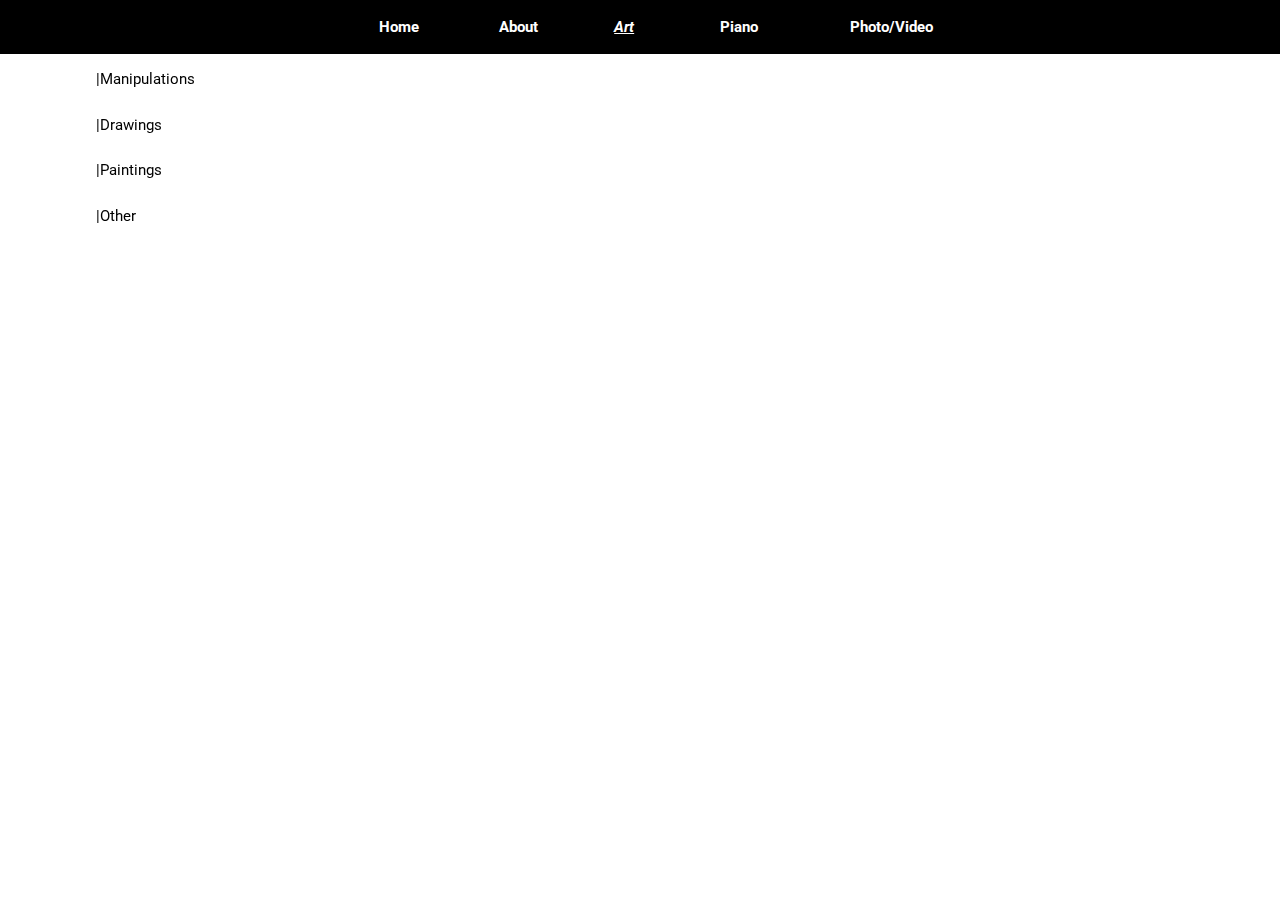
<file: art.html>
<!DOCTYPE html PUBLIC "-//W3C//DTD XHTML 1.0 Transitional//EN" "http://www.w3.org/TR/xhtml1/DTD/xhtml1-transitional.dtd">
<html xmlns="http://www.w3.org/1999/xhtml">

<head>
<meta content="text/html; charset=utf-8" http-equiv="Content-Type" />
<title>Art</title>

<link rel="stylesheet" type="text/css" href="styles/art.css">
<link rel="stylesheet" type="text/css" href="styles/bar.css">
<link href="https://fonts.googleapis.com/css?family=Roboto&display=swap" rel="stylesheet">

<style>

</style>


</head>

<body>

<ul>
	<li><a href="index.html">Home</a></li>
	<li><a href="bio.html">About</a></li>
	<li class="activePage"><a href="art.html">Art</a></li>
	<li><a href="piano.html">Piano</a></li>
	<li><a href="photo.html">Photo/Video</a></li>

</ul>

<!--
<table>
  <tr>
    <td><a href="drawings.html">drawings</a></td>
  </tr>
  <tr>
    <td><a href="paintings.html">paintings</a></td>
  </tr>
  <tr>
    <td><a href="edits.html">edits</a></td>
  </tr>
  <tr>
    <td><a href="other.html">other</a></td>
  </tr>
</table>
-->

	<div class="ArtTabs">
        <div class="artTxt"><a href="edits.html">|Manipulations</a></div>
            
    	<div class="artTxt"><a href="drawings.html">|Drawings</a></div>
        
        <div class="artTxt"><a href="paintings.html">|Paintings</a></div>
        
        <div class="artTxt"><a href="other.html">|Other</a></div>
        
	</div>


       
</body>

</html>
</file>
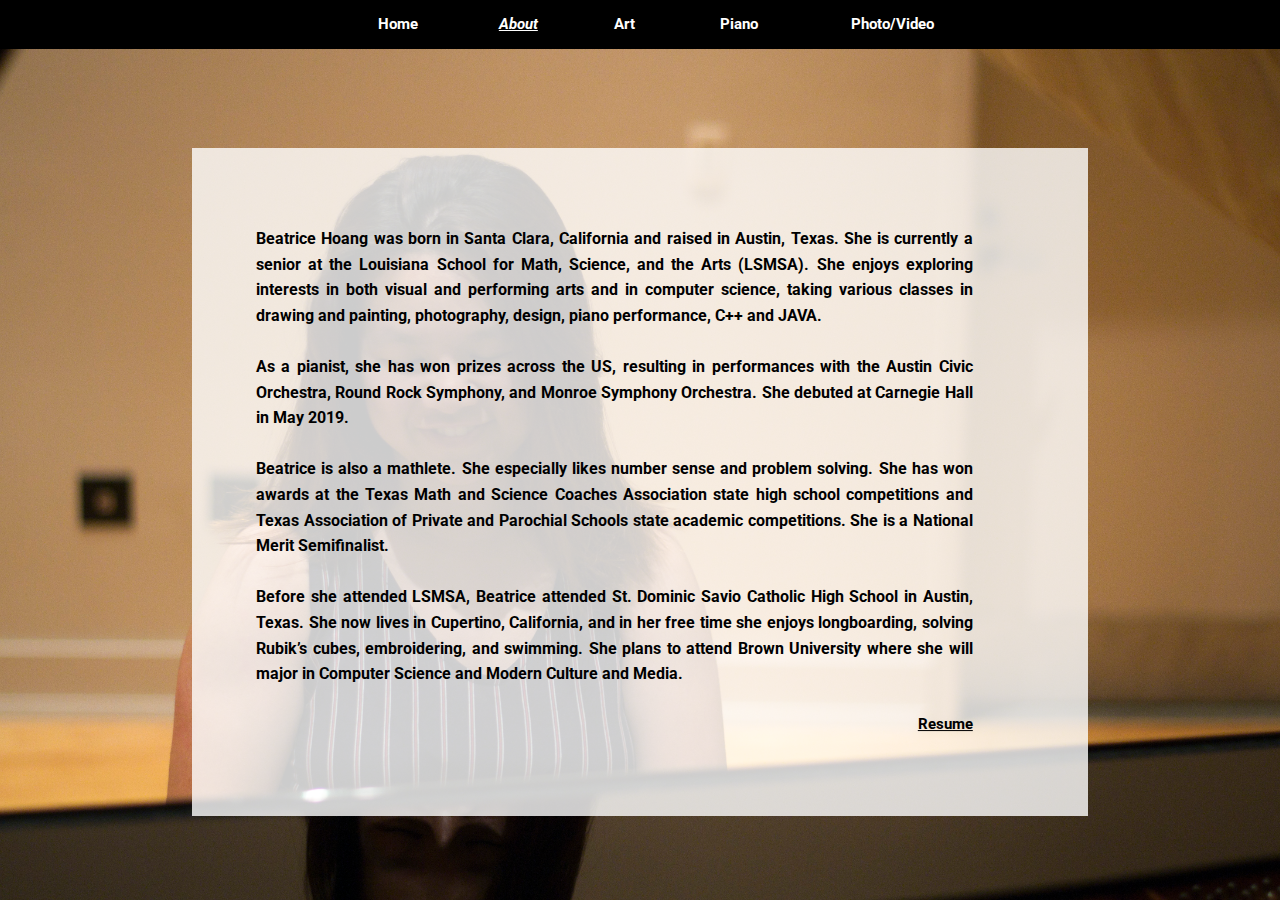
<file: bio.html>
﻿<!DOCTYPE html PUBLIC "-//W3C//DTD XHTML 1.0 Transitional//EN" "http://www.w3.org/TR/xhtml1/DTD/xhtml1-transitional.dtd">
<html xmlns="http://www.w3.org/1999/xhtml">

<head>
<meta content="text/html; charset=utf-8" http-equiv="Content-Type" />
<title>About</title>

<link rel="stylesheet" type="text/css" href="styles/bio.css">
<link rel="stylesheet" type="text/css" href="styles/bar.css">
<link href="https://fonts.googleapis.com/css?family=Roboto&display=swap" rel="stylesheet">

<style>

</style>


</head>

<body>

<ul>
	<li><a href="index.html">Home</a></li>
  <li class="activePage"><a href="bio.html">About</a></li>
  <li><a href="art.html">Art</a></li>
  <li><a href="piano.html">Piano</a></li>
  <li><a href="photo.html">Photo/Video</a></li>

</ul>



        <div id="bioTxt">
        	<div id="actualTxt">
                    <h3>Beatrice Hoang was born in Santa Clara, California and raised in Austin, Texas. She is currently a senior at the Louisiana School for Math, Science, and the Arts (LSMSA). She enjoys exploring interests in both visual and performing arts and in computer science, taking various classes in drawing and painting, photography, design, piano performance, C++ and JAVA. 
            </br> </br>
            As a pianist, she has won prizes across the US, resulting in performances with the Austin Civic Orchestra, Round Rock Symphony, and Monroe Symphony Orchestra. She debuted at Carnegie Hall in May 2019.
            </br> </br>
            Beatrice is also a mathlete. She especially likes number sense and problem solving. She has won awards at the Texas Math and Science Coaches Association state high school competitions and Texas Association of Private and Parochial Schools state academic competitions. She is a National Merit Semifinalist.
            </br> </br>
            Before she attended LSMSA, Beatrice attended St. Dominic Savio Catholic High School in Austin, Texas. She now lives in Cupertino, California, and in her free time she enjoys longboarding, solving Rubik’s cubes, embroidering, and swimming. She plans to attend Brown University where she will major in Computer Science and Modern Culture and Media.
            </br></br>
            <div id="resBut"> <a href="resume.pdf" target="_blank">Resume</a> </div>
            </h3>
            </div>
    	</div>
    	
<!--    	<iframe src="resume.pdf"></iframe>
-->
</body>

</html>
</file>
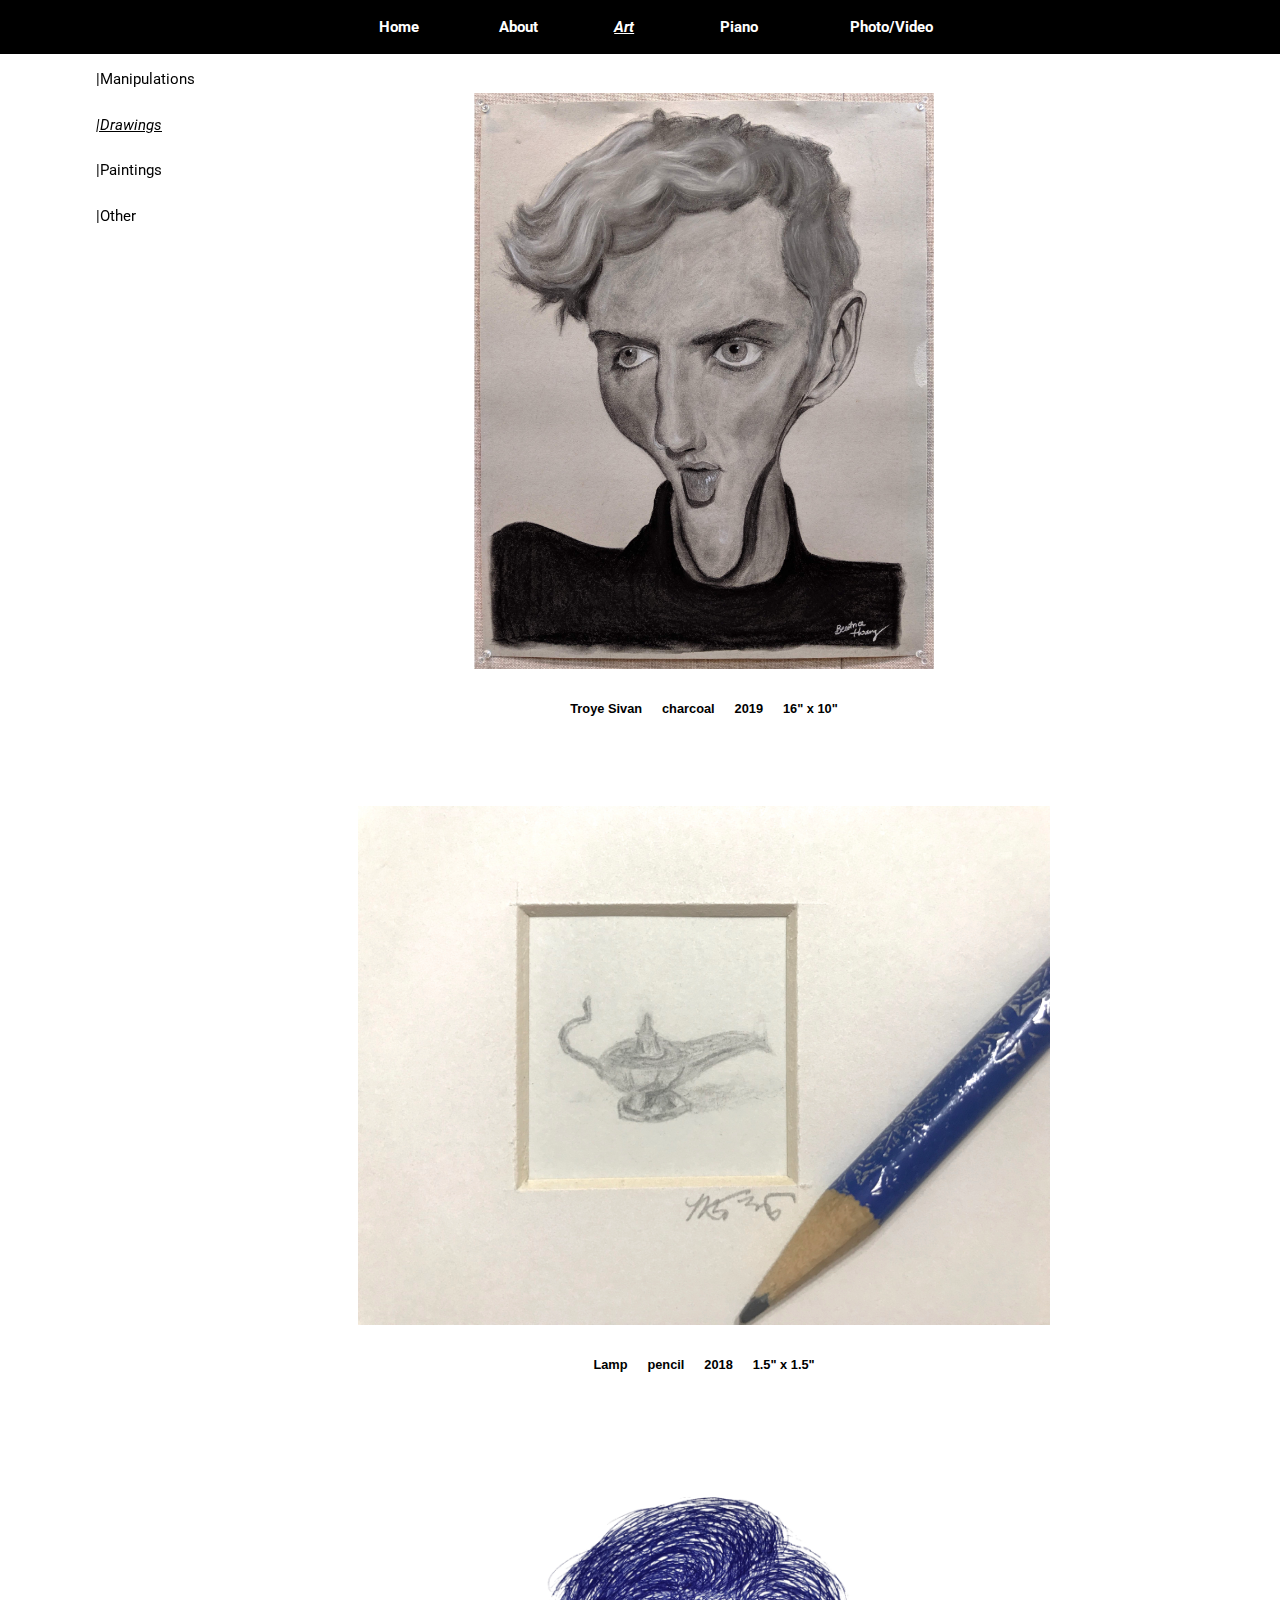
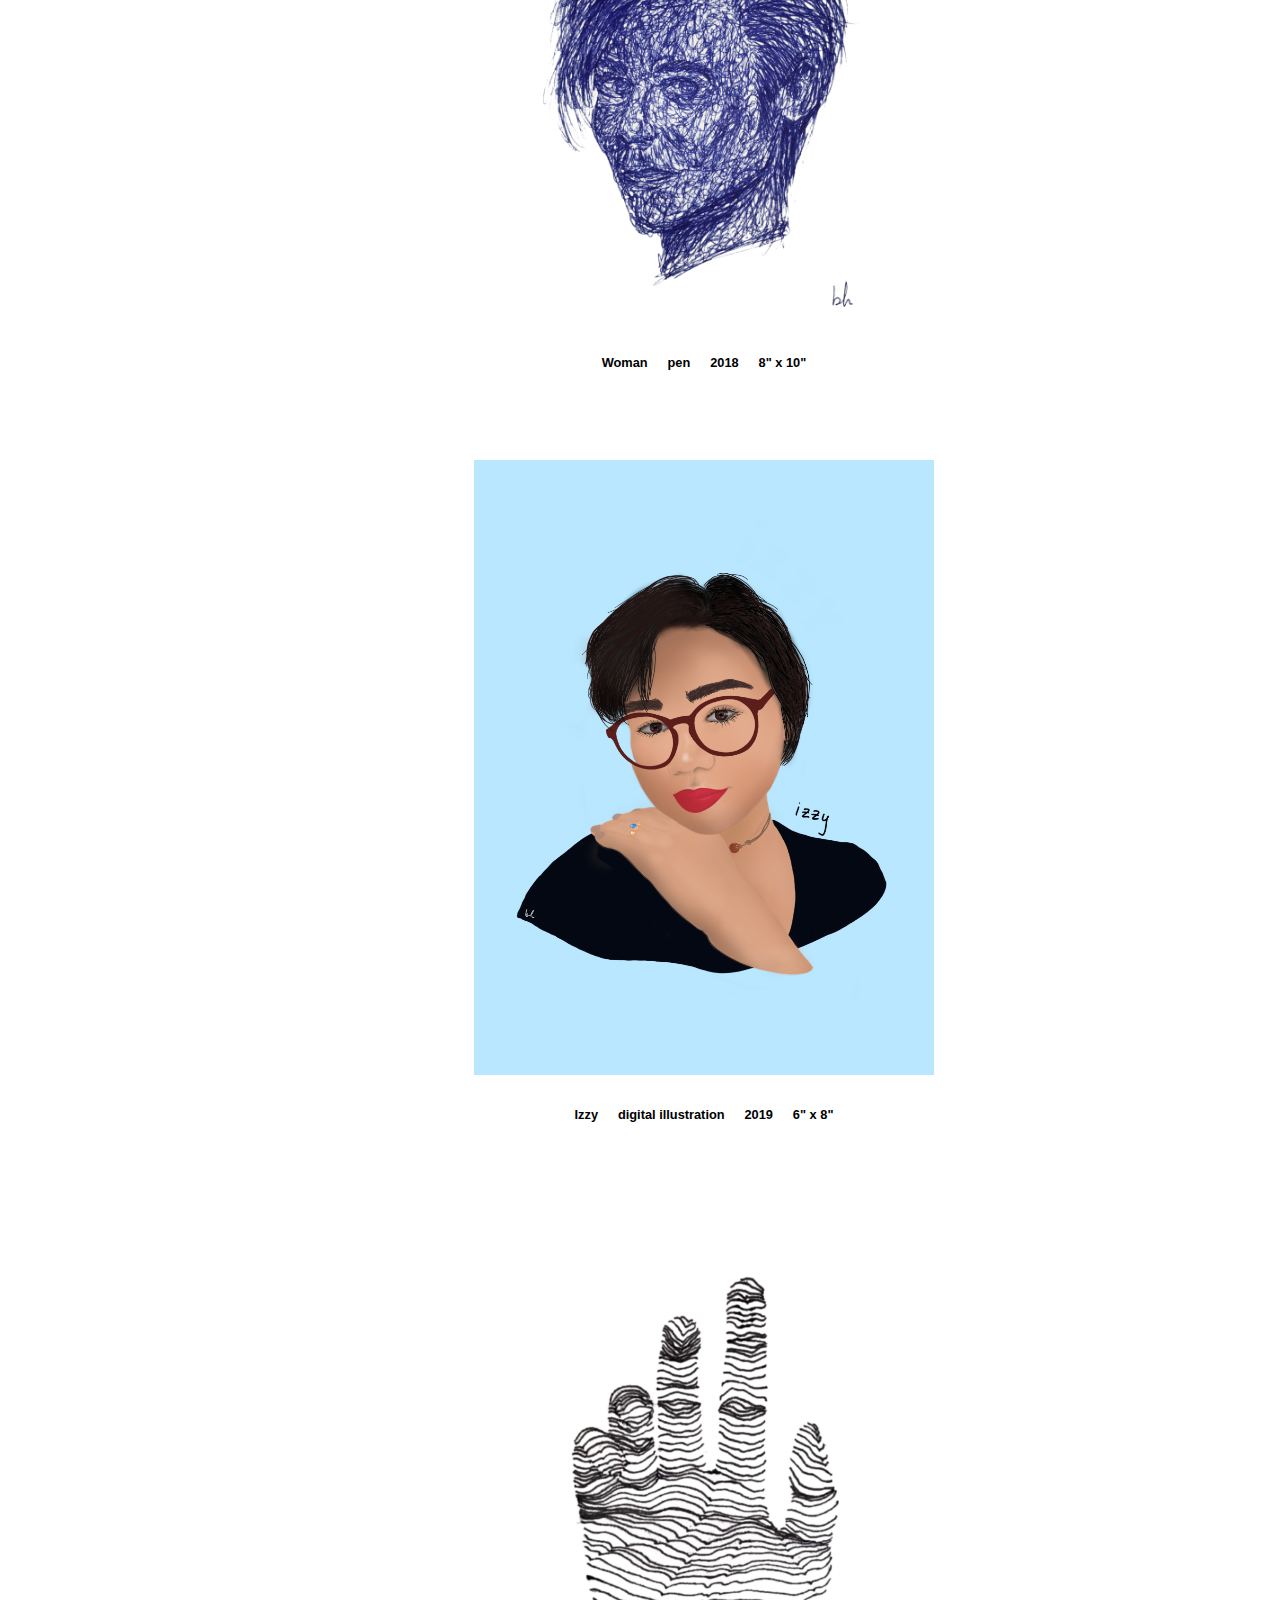
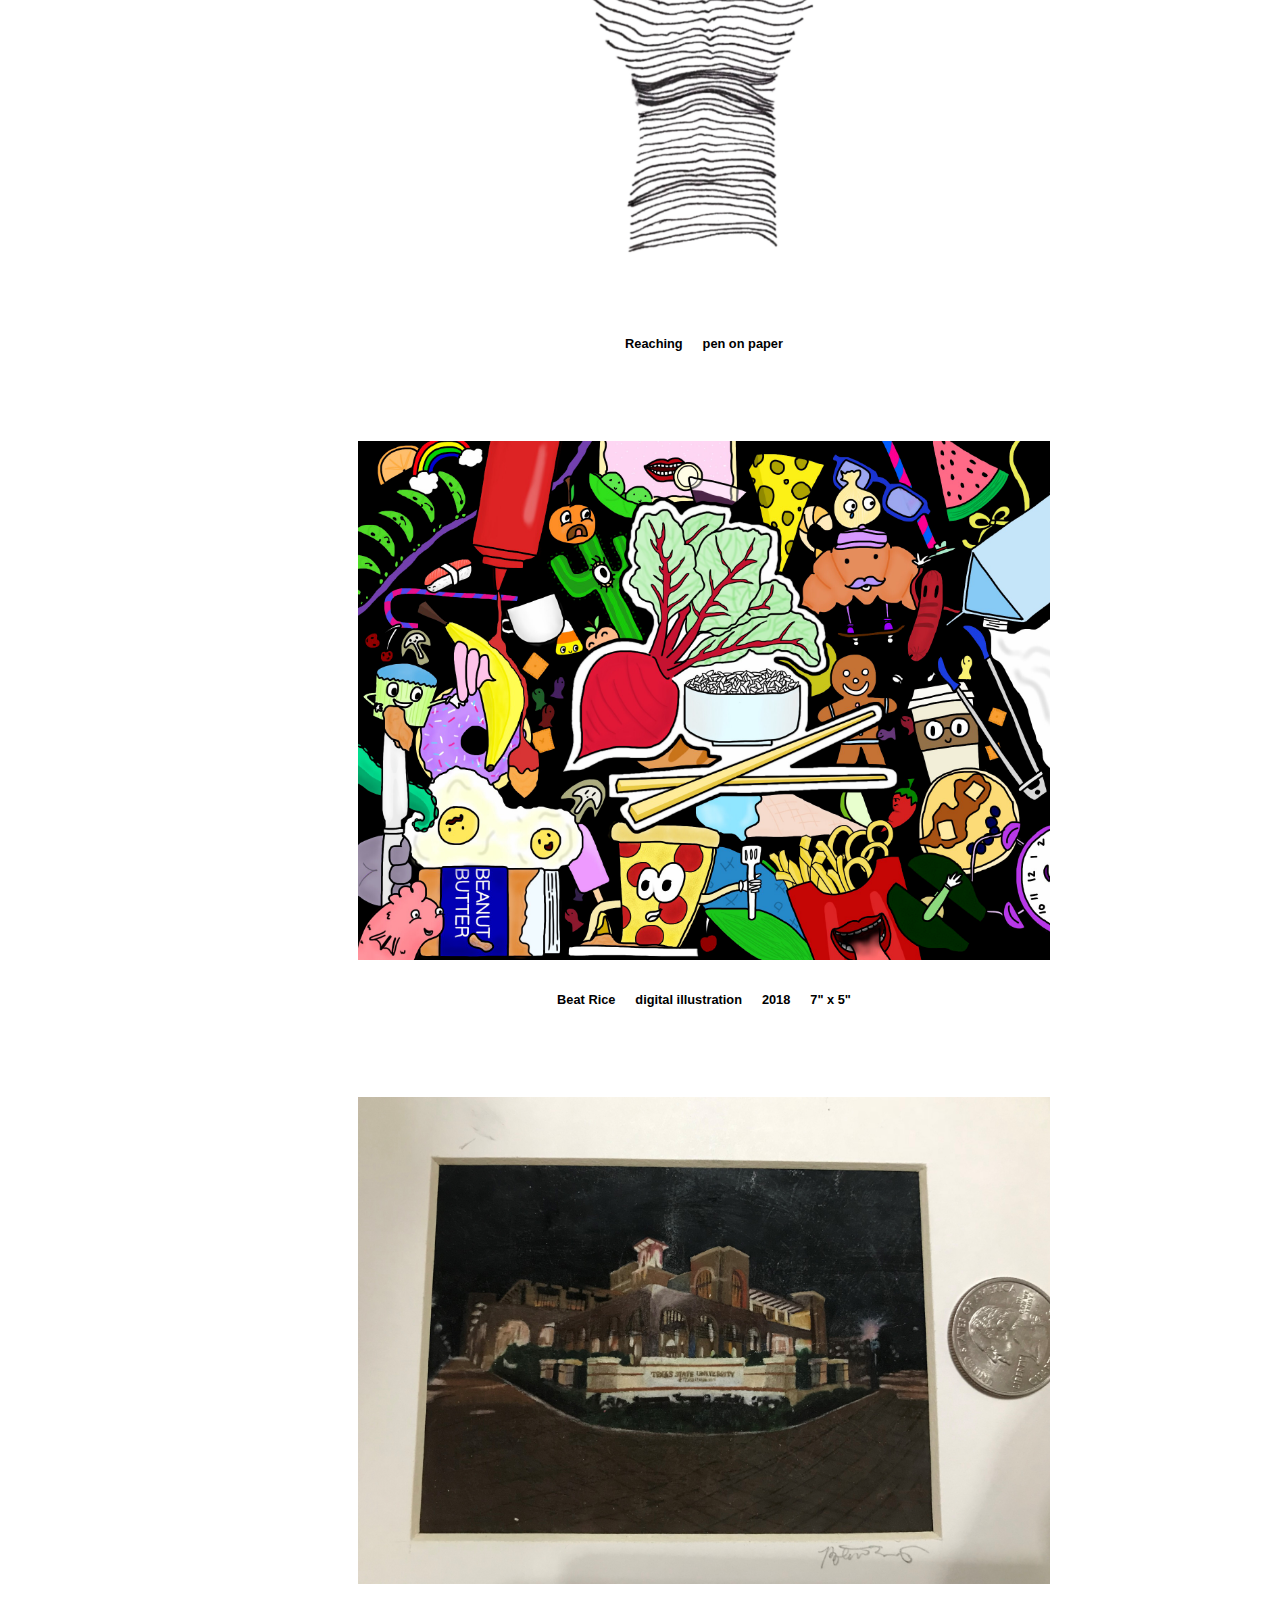
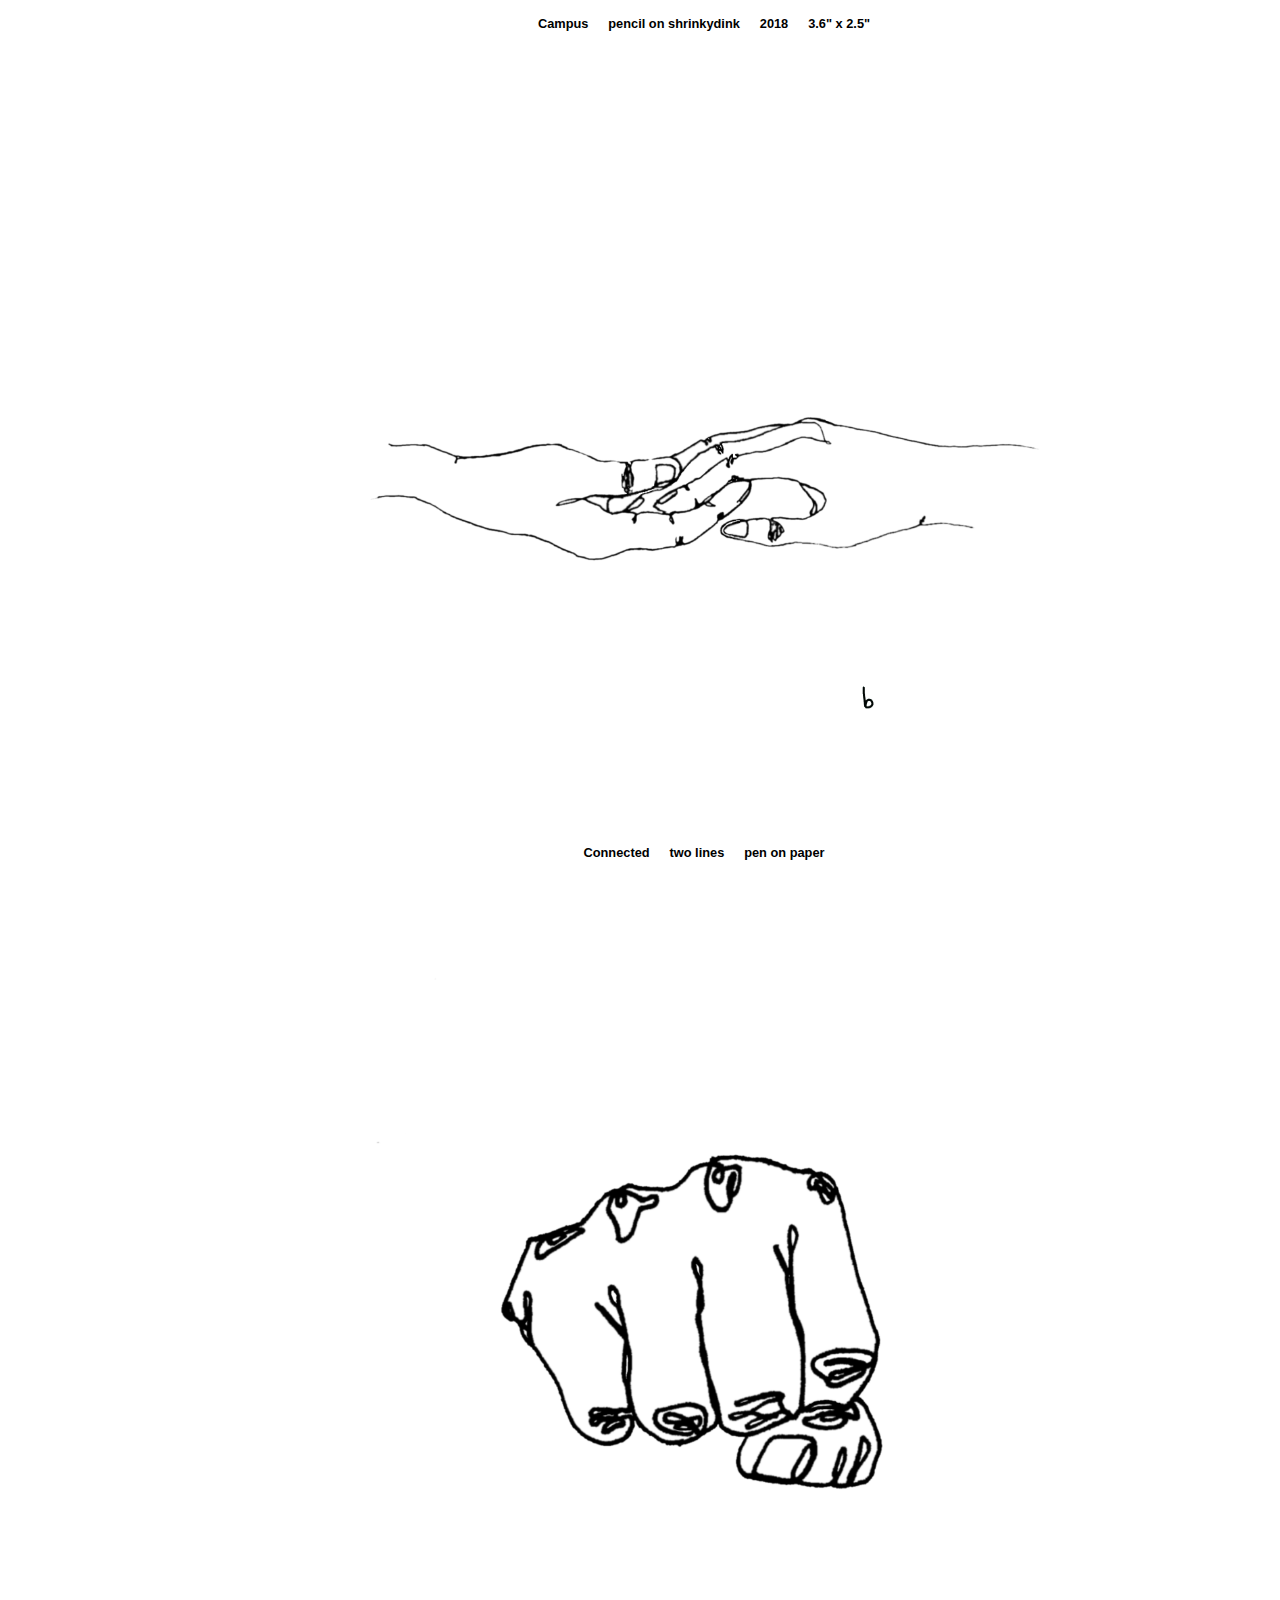
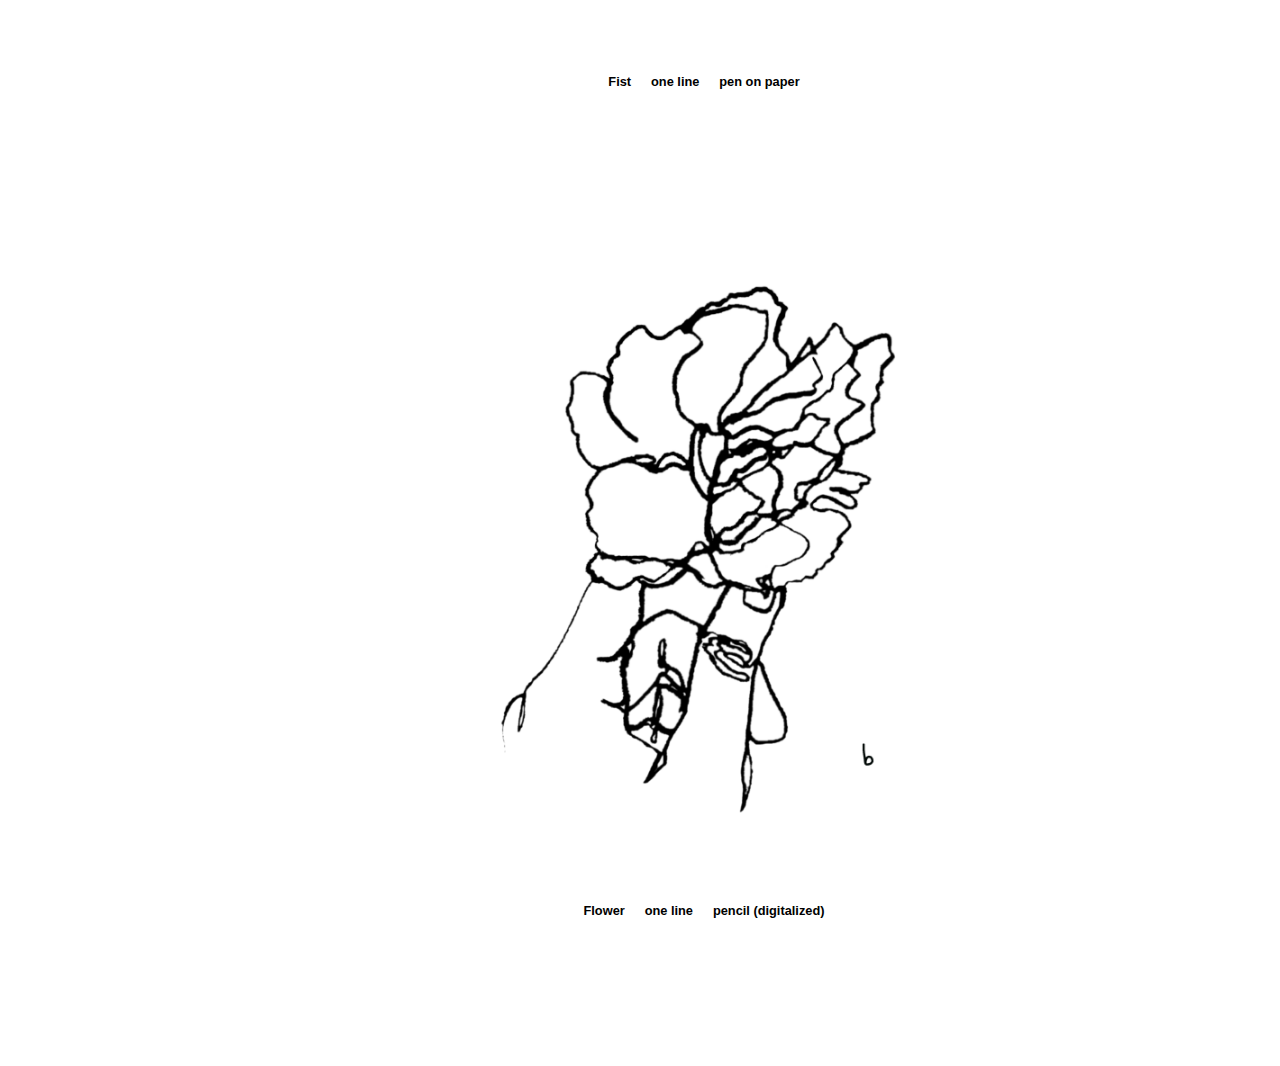
<file: drawings.html>
<!DOCTYPE html PUBLIC "-//W3C//DTD XHTML 1.0 Transitional//EN" "http://www.w3.org/TR/xhtml1/DTD/xhtml1-transitional.dtd">
<html xmlns="http://www.w3.org/1999/xhtml">

<head>
<meta content="text/html; charset=utf-8" http-equiv="Content-Type" />
<title>Drawings</title>

<link rel="stylesheet" type="text/css" href="styles/art.css">
<link rel="stylesheet" type="text/css" href="styles/bar.css">
<link href="https://fonts.googleapis.com/css?family=Roboto&display=swap" rel="stylesheet">

<style>

</style>


</head>

<body>

<ul>
	<li><a href="index.html">Home</a></li>
	<li><a href="bio.html">About</a></li>
	<li class="activePage"><a href="art.html">Art</a></li>
	<li><a href="piano.html">Piano</a></li>
	<li><a href="photo.html">Photo/Video</a></li>

</ul>

<div class="threeCols">

	<div class="ArtTabs">
    
    	<div class="artTxt"><a href="edits.html">|Manipulations</a></div>
        
        <div class="artTxt"><a href="drawings.html" class="activePage">|Drawings</a></div>
        
        <div class="artTxt"><a href="paintings.html">|Paintings</a></div>
        
        <div class="artTxt"><a href="other.html">|Other</a></div>
        
	</div>

    <div class="paintings" class="secCol">
            <img class="vert" src="images/drawings/troye.jpg">
			<h3>Troye Sivan &emsp; charcoal &emsp; 2019 &emsp; 16" x 10"</h3>
            <img class="horiz" src="images/drawings/lampSmall.jpg">
            <h3>Lamp &emsp; pencil &emsp; 2018 &emsp; 1.5" x 1.5"</h3>
            <img class="vert" src="images/drawings/womanPen.jpg">
            <h3>Woman &emsp; pen &emsp; 2018 &emsp; 8" x 10"</h3>
            <img class="vert" src="images/drawings/izzy_dig.PNG">
            <h3>Izzy &emsp; digital illustration &emsp; 2019 &emsp; 6" x 8"</h3>
<!--            <img class="horiz" src="images/drawings/holdingCropped.jpg">
            <h3>Holding &emsp; pencil</h3>-->
            <img class="horiz" src="images/drawings/hand_reaching.PNG">
            <h3>Reaching &emsp; pen on paper</h3>
            <img class="horiz" src="images/drawings/doodle digital drawing.PNG">
            <h3>Beat Rice &emsp; digital illustration &emsp; 2018 &emsp; 7" x 5"</h3>
            <img class="horiz" src="images/drawings/shrink.jpg">
            <h3>Campus &emsp; pencil on shrinkydink &emsp;  2018 &emsp; 3.6" x 2.5"</h3>
<!--            <img class="vert" src="images/drawings/elohim.jpg">
            <h3>Elohim &emsp; pencil and watercolor on dictionary page</h3> -->
            <img class="horiz" src="images/drawings/twolines.jpg">
            <h3>Connected &emsp; two lines &emsp; pen on paper</h3>
            <img class="horiz" src="images/drawings/fist.jpg">
            <h3>Fist &emsp; one line &emsp; pen on paper</h3>
            <img class="horiz" src="images/drawings/onelineflower.jpg">
            <h3>Flower &emsp; one line &emsp; pencil (digitalized)</h3>
    
    </div>

</div>

</body>

</html>
</file>
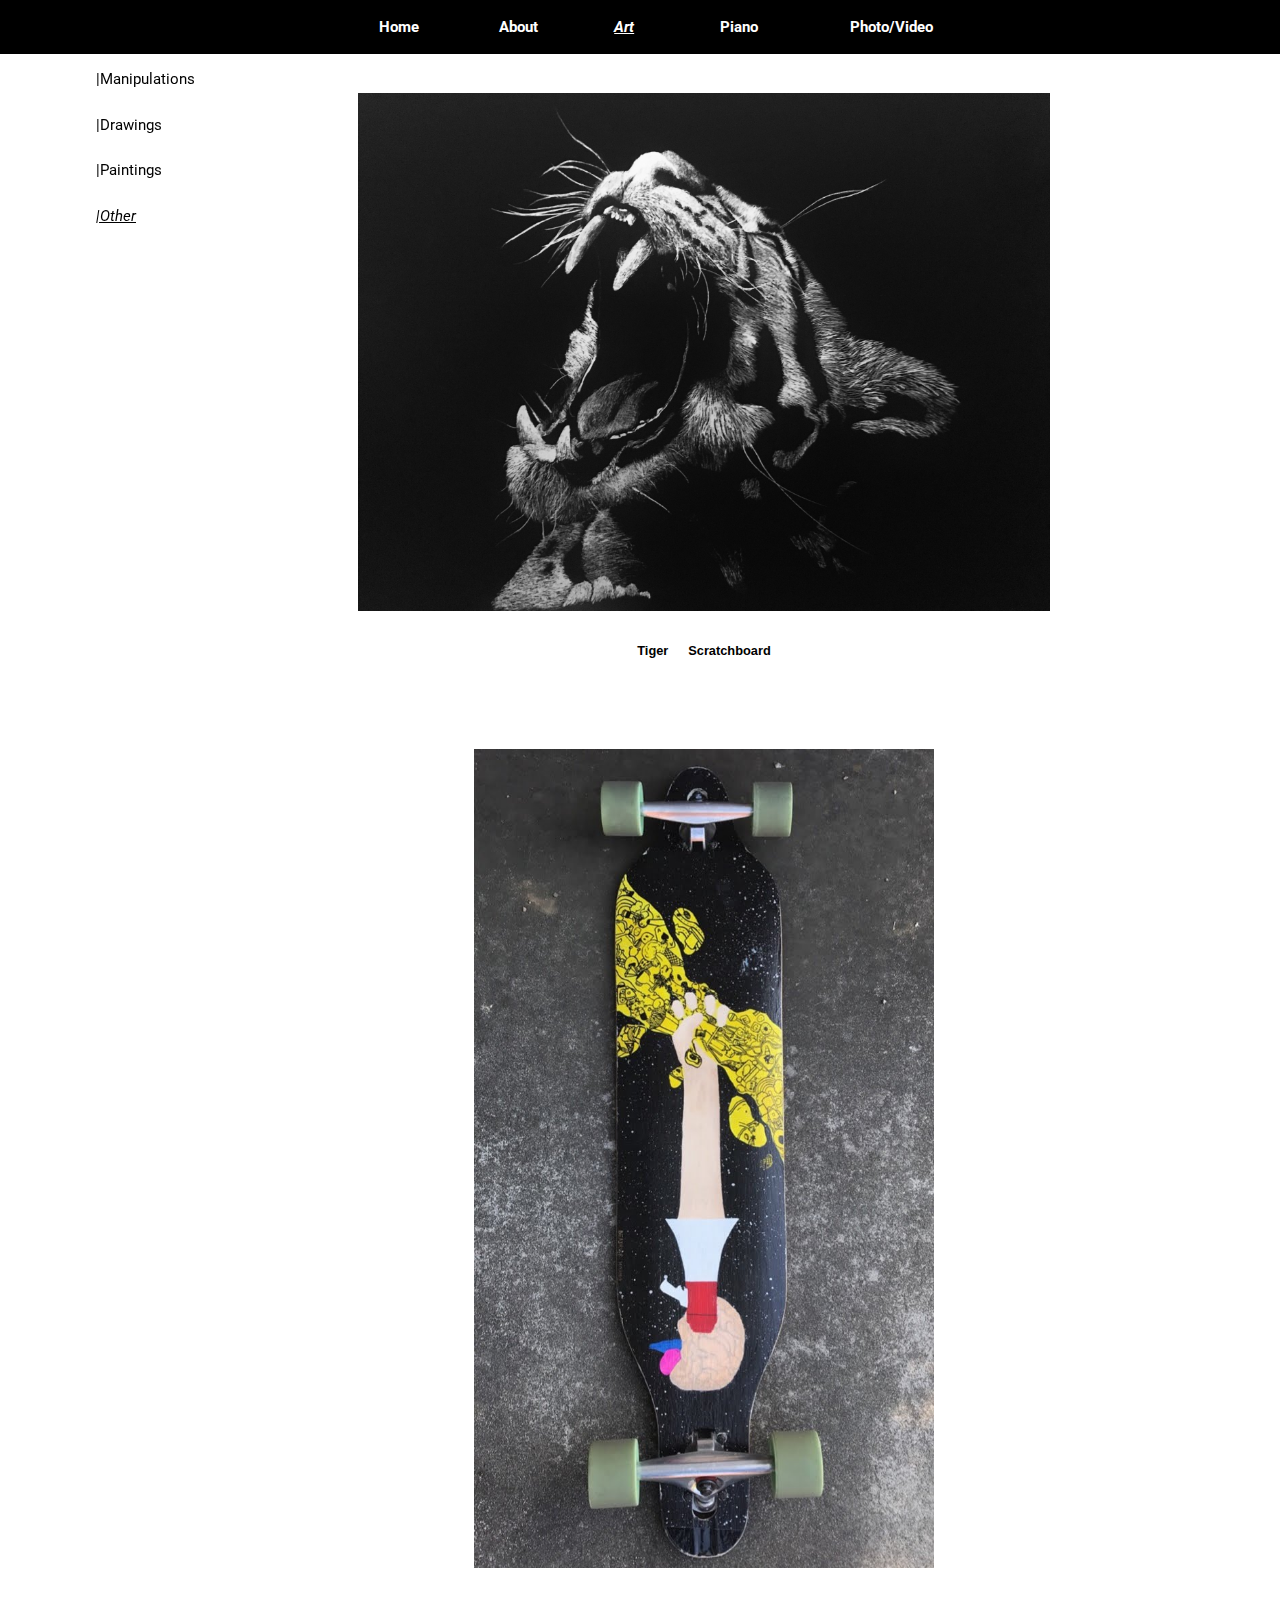
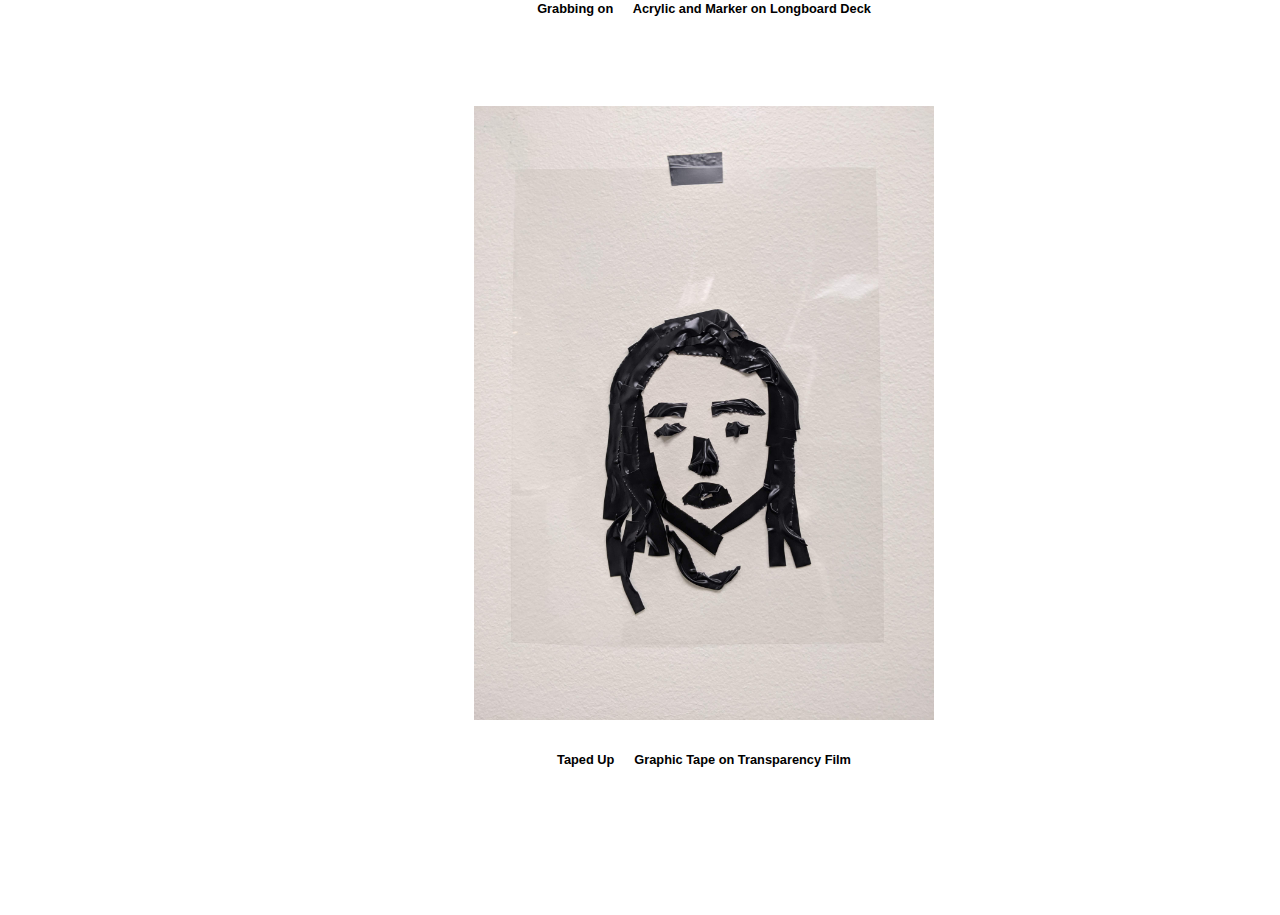
<file: other.html>
﻿<!DOCTYPE html PUBLIC "-//W3C//DTD XHTML 1.0 Transitional//EN" "http://www.w3.org/TR/xhtml1/DTD/xhtml1-transitional.dtd">
<html xmlns="http://www.w3.org/1999/xhtml">

<head>
<meta content="text/html; charset=utf-8" http-equiv="Content-Type" />
<title>Other</title>

<link rel="stylesheet" type="text/css" href="styles/art.css">
<link rel="stylesheet" type="text/css" href="styles/bar.css">
<link href="https://fonts.googleapis.com/css?family=Roboto&display=swap" rel="stylesheet">

<style>

</style>


</head>

<body>

<ul>
	<li><a href="index.html">Home</a></li>
	<li><a href="bio.html">About</a></li>
	<li class="activePage"><a href="art.html">Art</a></li>
	<li><a href="piano.html">Piano</a></li>
	<li><a href="photo.html">Photo/Video</a></li>

</ul>

<div class="threeCols">

	<div class="ArtTabs">
    
        <div class="artTxt"><a href="edits.html">|Manipulations</a></div>

    	<div class="artTxt"><a href="drawings.html">|Drawings</a></div>
        
        <div class="artTxt"><a href="paintings.html">|Paintings</a></div>
        
        <div class="artTxt"><a href="other.html" class="activePage">|Other</a></div>
        
	</div>

    <div class="paintings" class="secCol">
		<img class="horiz" src="images/other/tiger.jpg">
		<h3>Tiger &emsp; Scratchboard</h3>
		<img class="vert" src="images/other/longboard.jpg">
		<h3>Grabbing on  &emsp; Acrylic and Marker on Longboard Deck</h3>
        <img class="vert" src="images/other/tapePortrait.jpg">
		<h3>Taped Up  &emsp; Graphic Tape on Transparency Film</h3>
        
			
    </div>

</div>

</body>

</html>
</file>
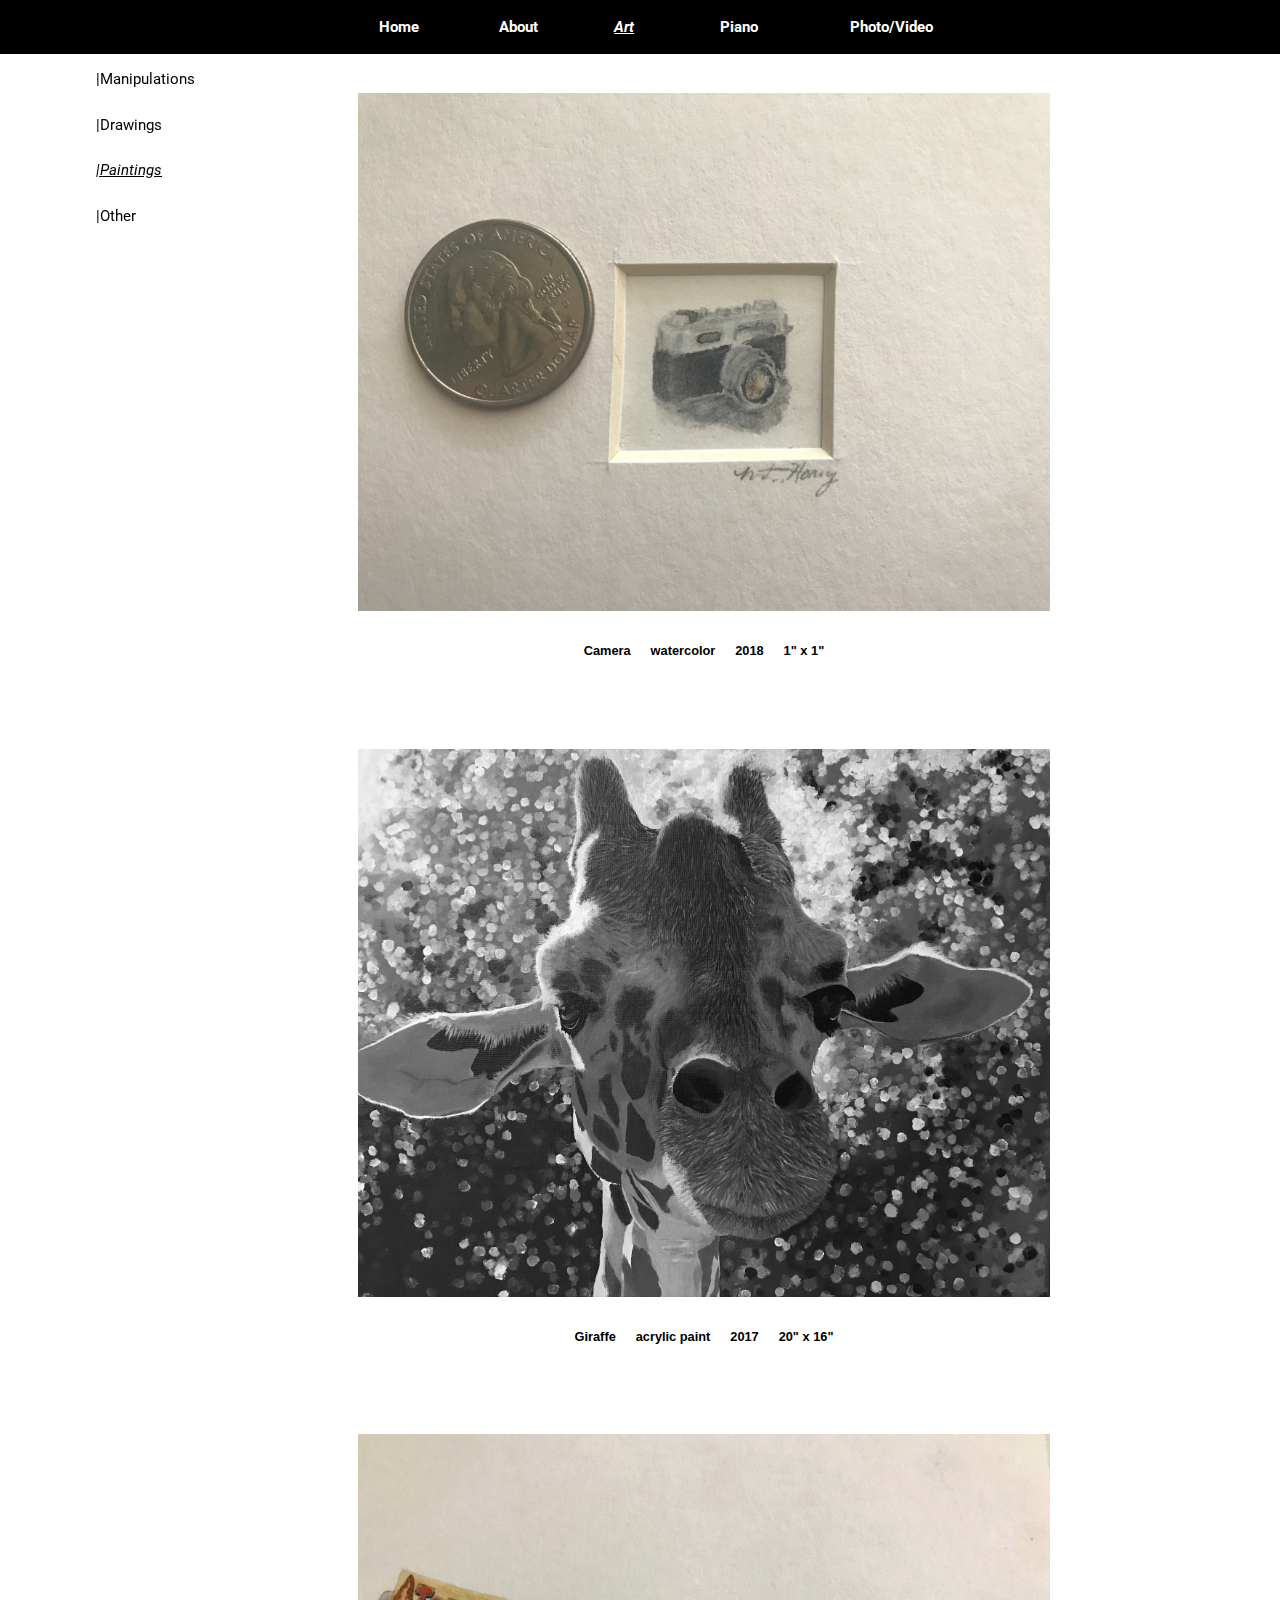
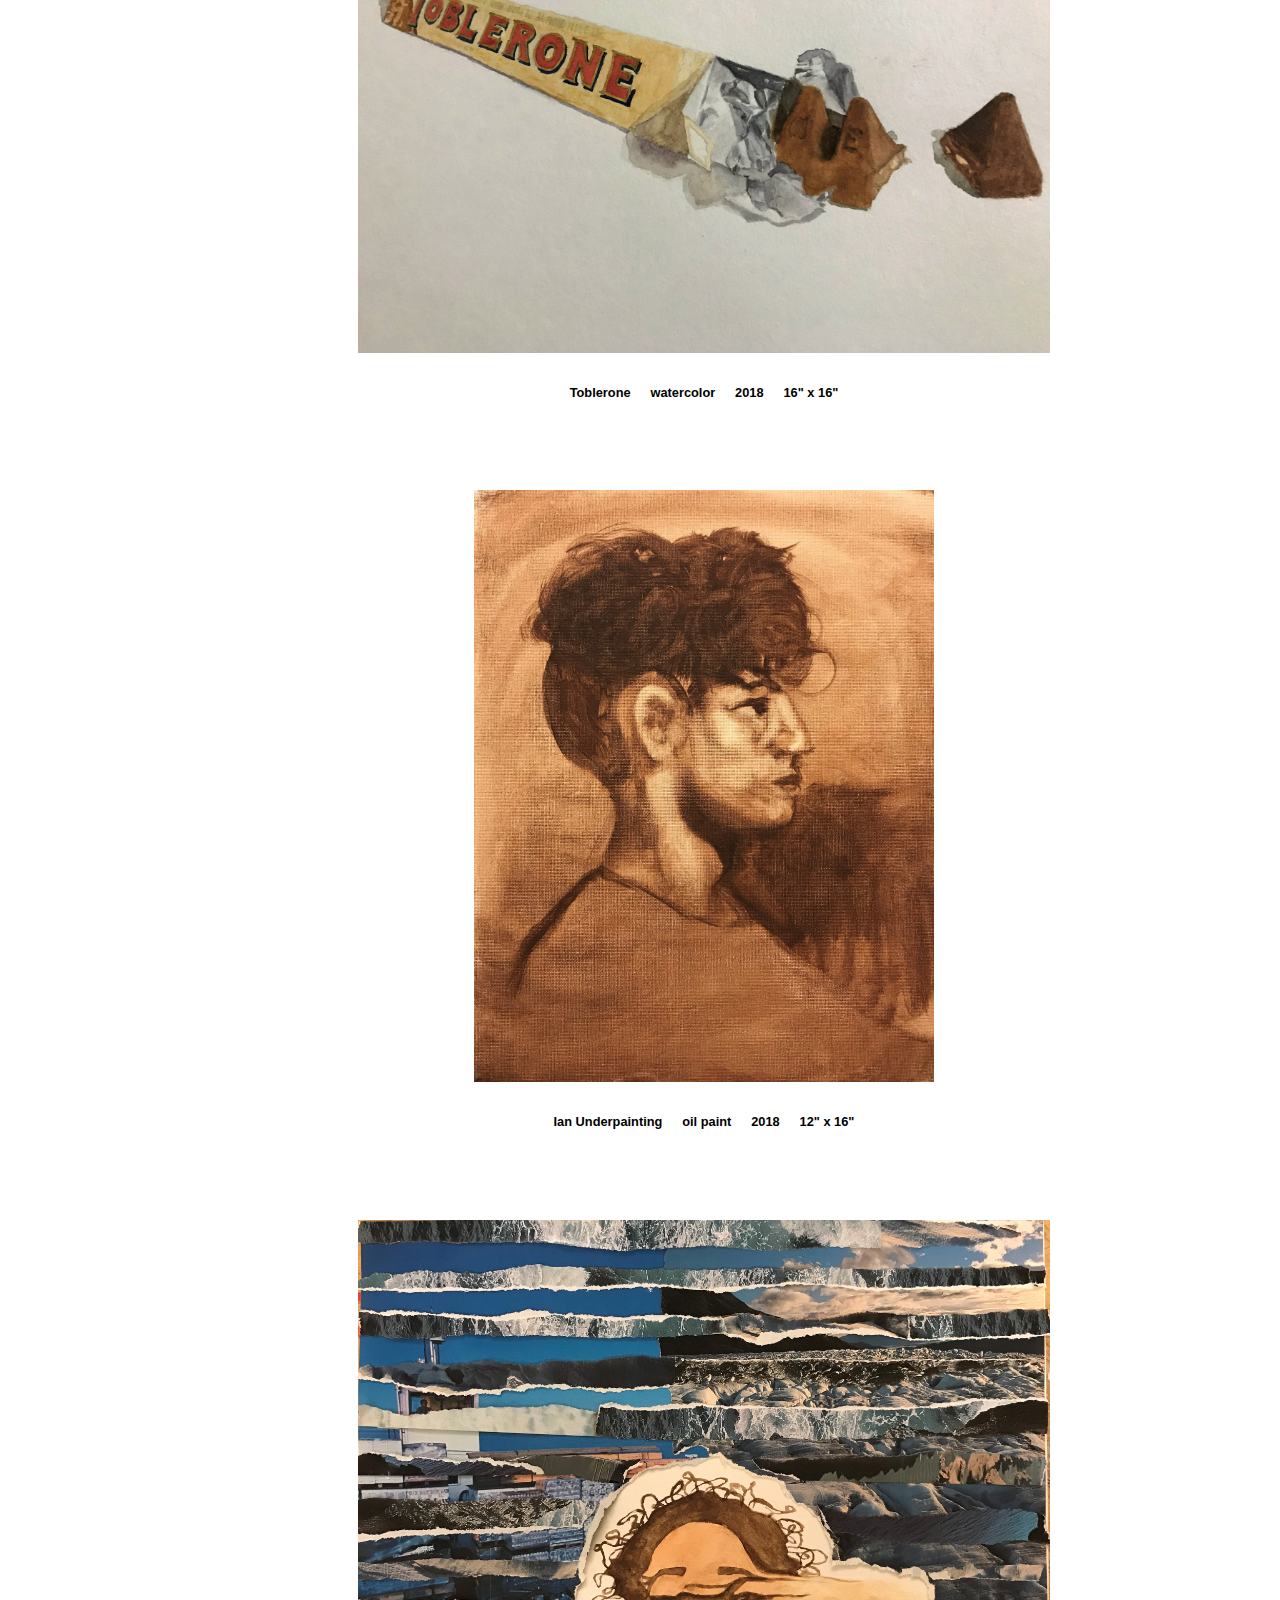
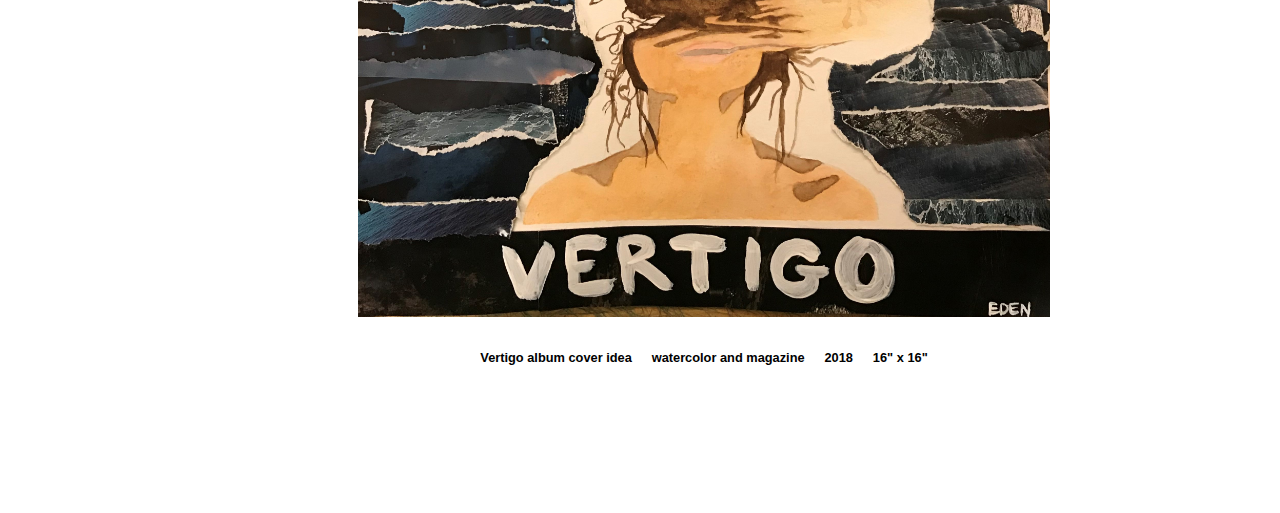
<file: paintings.html>
<!DOCTYPE html PUBLIC "-//W3C//DTD XHTML 1.0 Transitional//EN" "http://www.w3.org/TR/xhtml1/DTD/xhtml1-transitional.dtd">
<html xmlns="http://www.w3.org/1999/xhtml">

<head>
<meta content="text/html; charset=utf-8" http-equiv="Content-Type" />
<title>Paintings</title>

<link rel="stylesheet" type="text/css" href="styles/art.css">
<link rel="stylesheet" type="text/css" href="styles/bar.css">
<link href="https://fonts.googleapis.com/css?family=Roboto&display=swap" rel="stylesheet">

<style>

</style>


</head>

<body>

<ul>
	<li><a href="index.html">Home</a></li>
	<li><a href="bio.html">About</a></li>
	<li class="activePage"><a href="art.html">Art</a></li>
	<li><a href="piano.html">Piano</a></li>
	<li><a href="photo.html">Photo/Video</a></li>

</ul>

<div class="threeCols">

	<div class="ArtTabs">
        <div class="artTxt"><a href="edits.html">|Manipulations</a></div>
            
    	<div class="artTxt"><a href="drawings.html">|Drawings</a></div>
        
        <div class="artTxt"><a href="paintings.html" class="activePage">|Paintings</a></div>
        
        <div class="artTxt"><a href="other.html">|Other</a></div>
        
	</div>

    <div class="paintings" class="secCol">
	        <img class="horiz" src="images/paintings/cameraSmall.jpg">
			<h3>Camera &emsp; watercolor &emsp; 2018 &emsp; 1" x 1"</h3>
			<img class="horiz" src="images/paintings/giraffe.jpg">
			<h3>Giraffe &emsp; acrylic paint &emsp; 2017 &emsp; 20" x 16"</h3>
			<img class="horiz" src="images/paintings/toblerone.jpg">
			<h3>Toblerone &emsp; watercolor &emsp; 2018 &emsp; 16" x 16"</h3>
            <img class="vert" src="images/paintings/ian.jpg">
			<h3>Ian Underpainting &emsp; oil paint &emsp; 2018 &emsp; 12" x 16"</h3>
			<img class="horiz" src="images/paintings/vertigo.jpg">
			<h3>Vertigo album cover idea &emsp; watercolor and magazine &emsp; 2018 &emsp; 16" x 16" </h3>    
    </div>

</div>

</body>

</html>
</file>
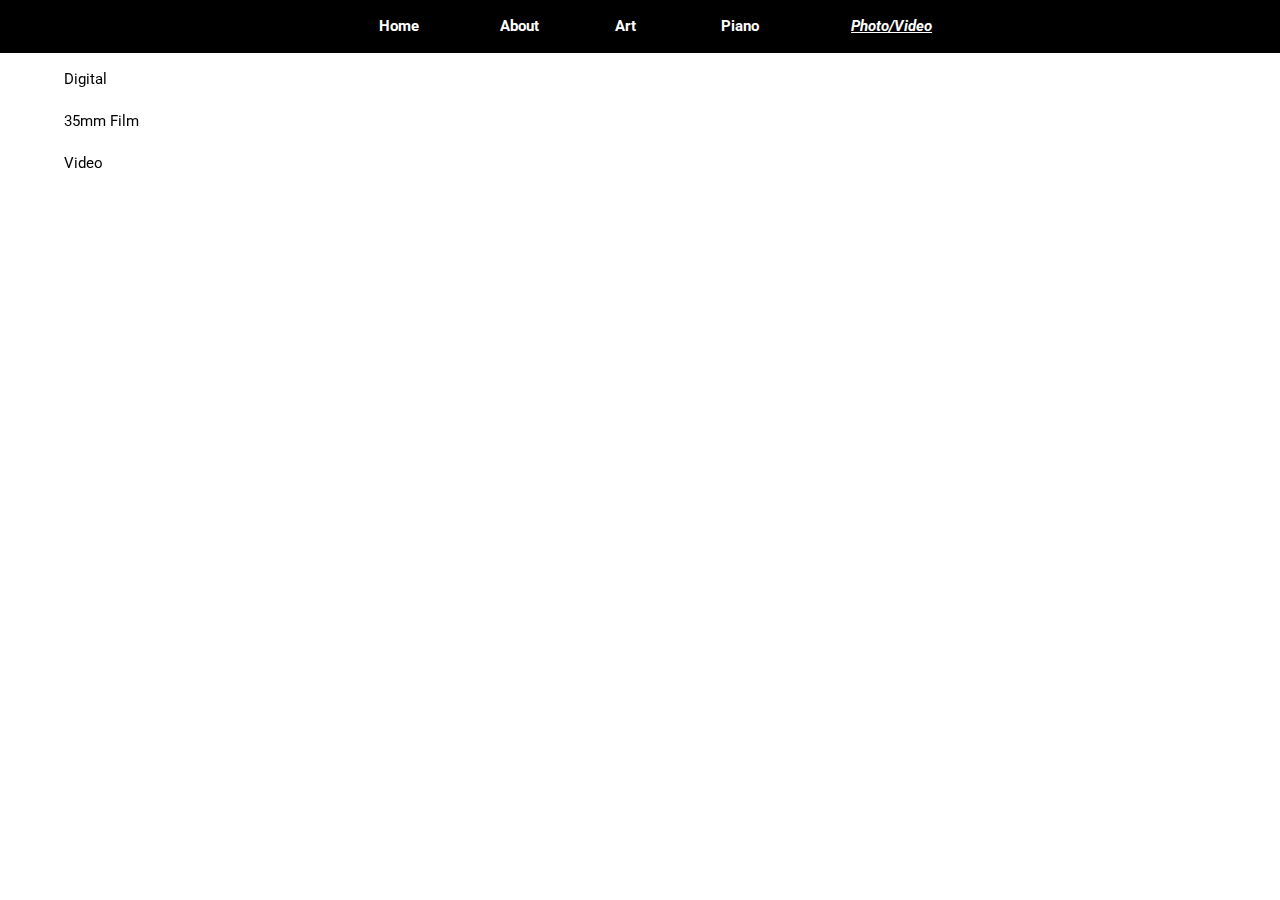
<file: photo.html>
<!DOCTYPE html PUBLIC "-//W3C//DTD XHTML 1.0 Transitional//EN" "http://www.w3.org/TR/xhtml1/DTD/xhtml1-transitional.dtd">
<html xmlns="http://www.w3.org/1999/xhtml">

<head>
<meta content="text/html; charset=utf-8" http-equiv="Content-Type" />
<title>Photo</title>

<link rel="stylesheet" type="text/css" href="styles/photo.css">
<link rel="stylesheet" type="text/css" href="styles/bar.css">
<link href="https://fonts.googleapis.com/css?family=Roboto&display=swap" rel="stylesheet">

<style>

</style>


</head>

<body>

<ul>
	<li><a href="index.html">Home</a></li>
	<li><a href="bio.html">About</a></li>
	<li><a href="art.html">Art</a></li>
	<li><a href="piano.html">Piano</a></li>
	<li class="activePage"><a href="photo.html">Photo/Video</a></li>

</ul>



	<div class="ArtTabs">
        <div class="artTxt"><a href="digital.html">Digital</a></div>
        
        <div class="artTxt"><a href="film.html">35mm Film</a></div>    
    	
        <div class="artTxt"><a href="video.html">Video</a></div>
        
	</div>



</body>

</html>
</file>
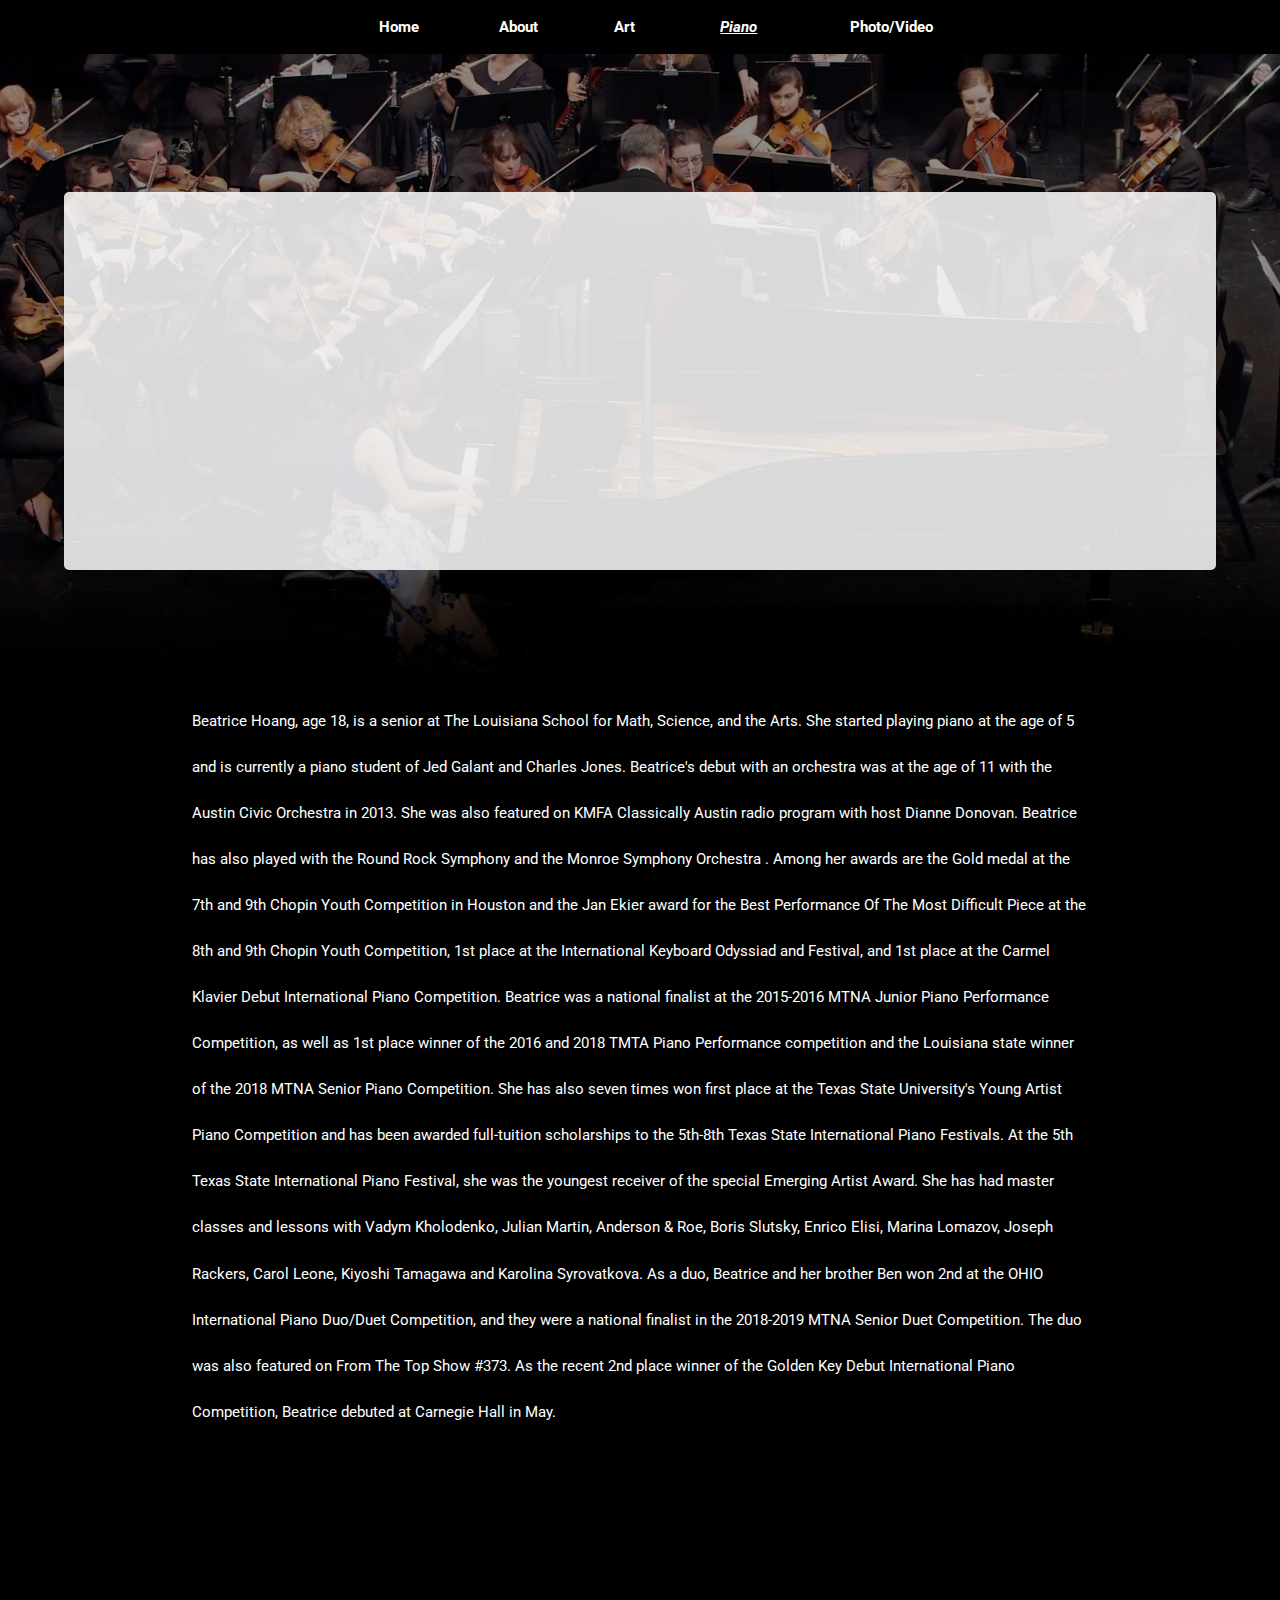
<file: piano.html>
﻿<!DOCTYPE html PUBLIC "-//W3C//DTD XHTML 1.0 Transitional//EN" "http://www.w3.org/TR/xhtml1/DTD/xhtml1-transitional.dtd">
<html xmlns="http://www.w3.org/1999/xhtml">

<head>
<meta content="text/html; charset=utf-8" http-equiv="Content-Type" />
<title>Piano</title>

<link rel="stylesheet" type="text/css" href="styles/piano.css">
<link rel="stylesheet" type="text/css" href="styles/bar.css">
<link href="https://fonts.googleapis.com/css?family=Roboto&display=swap" rel="stylesheet">

</head>

<body>

<ul>
	<li><a href="index.html">Home</a></li>
  <li><a href="bio.html">About</a></li>
  <li><a href="art.html">Art</a></li>
  <li class="activePage"><a href="piano.html">Piano</a></li>
  <li><a href="photo.html">Photo/Video</a></li>

</ul>



	<div id="PianoVids">
    	<iframe src="https://www.youtube.com/embed/3cwkJMebSEw" frameborder="0" allow="accelerometer; autoplay; encrypted-media; gyroscope; picture-in-picture" allowfullscreen></iframe>
        <iframe src="https://www.youtube.com/embed/fV92WER6MXQ" frameborder="0" allow="accelerometer; autoplay; encrypted-media; gyroscope; picture-in-picture" allowfullscreen></iframe>
        <iframe src="https://www.youtube.com/embed/uPVQcw3Kxww" frameborder="0" allow="accelerometer; autoplay; encrypted-media; gyroscope; picture-in-picture" allowfullscreen></iframe>
        <iframe src="https://www.youtube.com/embed/of2AjhJ4Zls" frameborder="0" allow="accelerometer; autoplay; encrypted-media; gyroscope; picture-in-picture" allowfullscreen></iframe>
        
    </div>
    
    <div id="PianoBio">
        Beatrice Hoang, age 18, is a senior at The Louisiana School for Math, Science, and the Arts. She started playing piano at the age of 5 and is currently a piano student of Jed Galant and Charles Jones. Beatrice's debut with an orchestra was at the age of 11 with the Austin Civic Orchestra in 2013. She was also featured on KMFA Classically Austin radio program with host Dianne Donovan. Beatrice has also played with the Round Rock Symphony and the Monroe Symphony Orchestra . Among her awards are the Gold medal at the 7th and 9th Chopin Youth Competition in Houston and the Jan Ekier award for the Best Performance Of The Most Difficult Piece at the 8th and 9th Chopin Youth Competition, 1st place at the International Keyboard Odyssiad and Festival, and 1st place at the Carmel Klavier Debut International Piano Competition. Beatrice was a national finalist at the 2015-2016 MTNA Junior Piano Performance Competition, as well as 1st place winner of the 2016 and 2018 TMTA Piano Performance competition and the Louisiana state winner of the 2018 MTNA Senior Piano Competition. She has also seven times won first place at the Texas State University's Young Artist Piano Competition and has been awarded full-tuition scholarships to the 5th-8th Texas State International Piano Festivals. At the 5th Texas State International Piano Festival, she was the youngest receiver of the special Emerging Artist Award. She has had master classes and lessons with Vadym Kholodenko, Julian Martin, Anderson & Roe, Boris Slutsky, Enrico Elisi, Marina Lomazov, Joseph Rackers, Carol Leone, Kiyoshi Tamagawa and Karolina Syrovatkova. As a duo, Beatrice and her brother Ben won 2nd at the OHIO International Piano Duo/Duet Competition, and they were a national finalist in the 2018-2019 MTNA Senior Duet Competition. The duo was also featured on From The Top Show #373. As the recent 2nd place winner of the Golden Key Debut International Piano Competition, Beatrice debuted at Carnegie Hall in May. 

    </div>

</body>

</html>
</file>
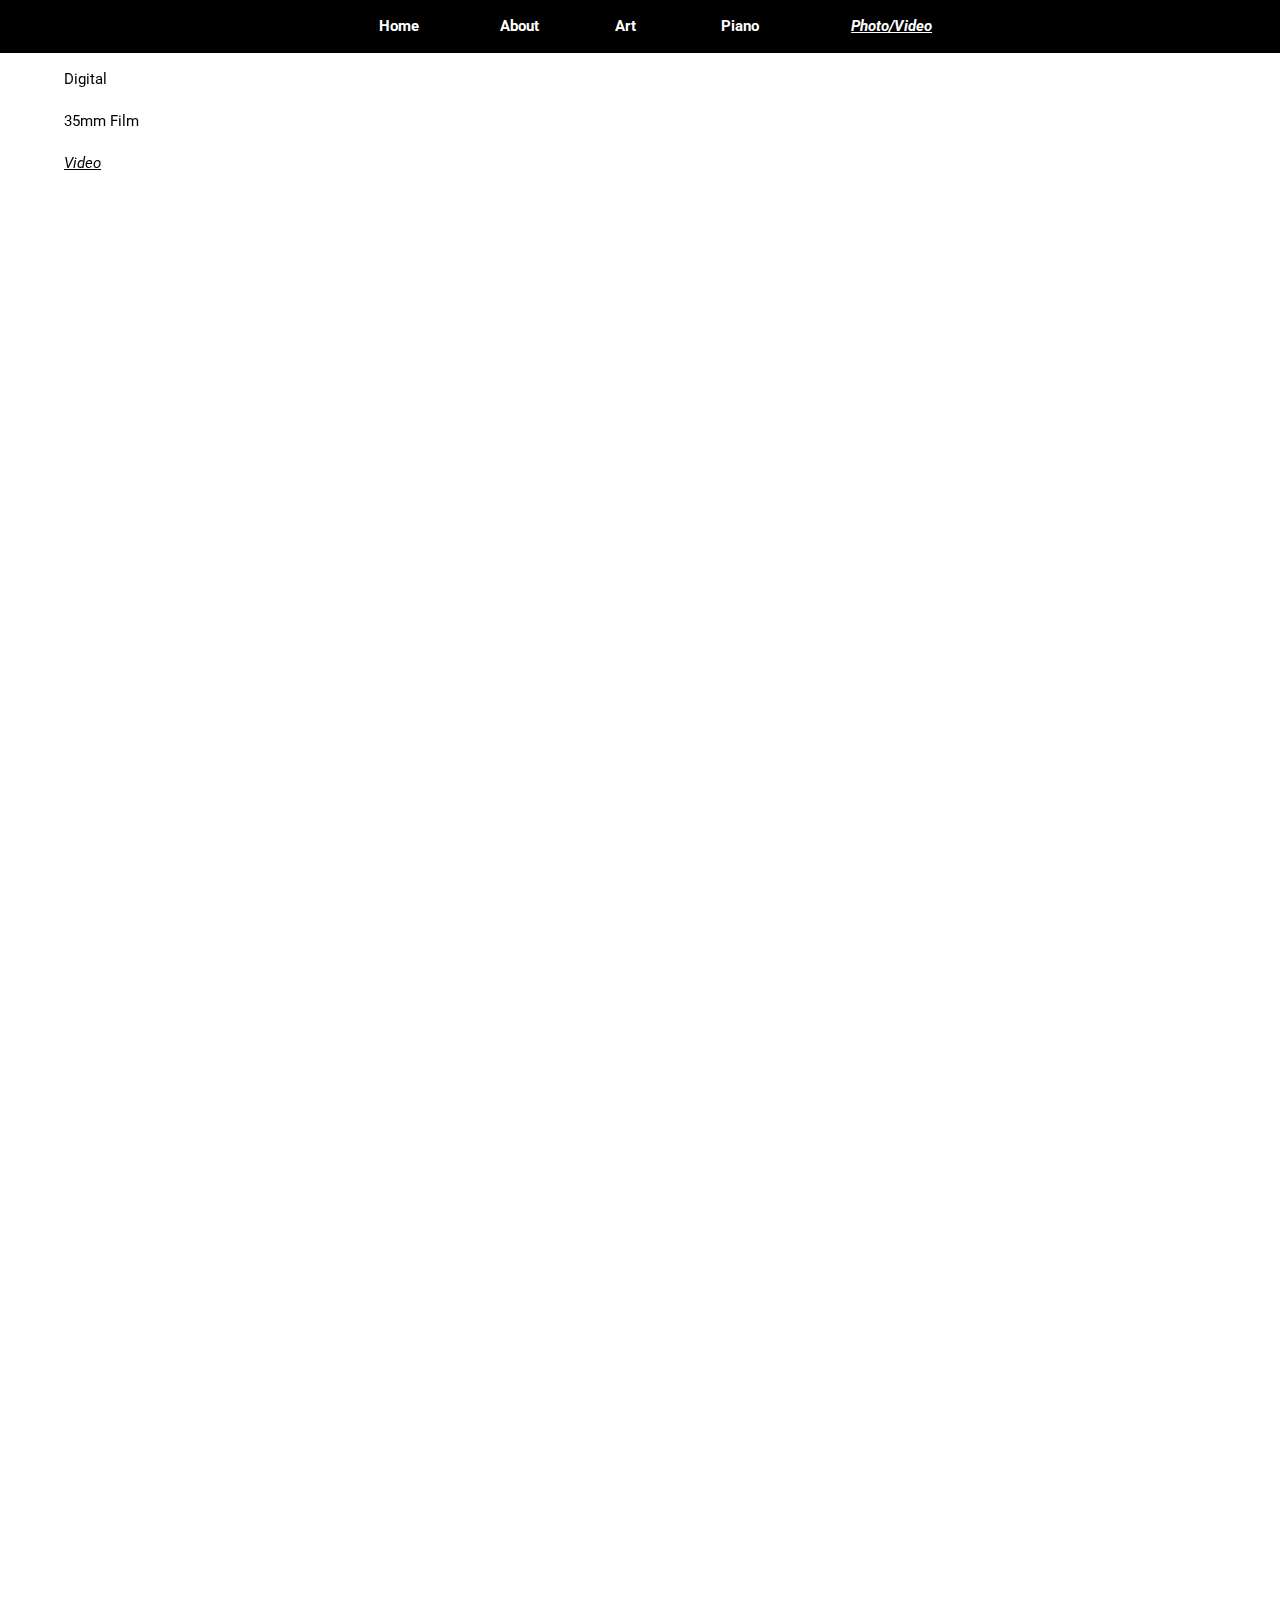
<file: video.html>
﻿<!DOCTYPE html PUBLIC "-//W3C//DTD XHTML 1.0 Transitional//EN" "http://www.w3.org/TR/xhtml1/DTD/xhtml1-transitional.dtd">
<html xmlns="http://www.w3.org/1999/xhtml">

<head>
<meta content="text/html; charset=utf-8" http-equiv="Content-Type" />
<title>Video</title>

<link rel="stylesheet" type="text/css" href="styles/video.css">
<link rel="stylesheet" type="text/css" href="styles/bar.css">
<link href="https://fonts.googleapis.com/css?family=Roboto&display=swap" rel="stylesheet">

</head>

<body>

<ul>
	<li><a href="index.html">Home</a></li>
  <li><a href="bio.html">About</a></li>
  <li><a href="art.html">Art</a></li>
  <li><a href="piano.html">Piano</a></li>
  <li class="activePage"><a href="photo.html">Photo/Video</a></li>

</ul>

	<div class="ArtTabs">
        <div class="artTxt"><a href="digital.html">Digital</a></div>
        
        <div class="artTxt"><a href="film.html">35mm Film</a></div>    
    	
        <div class="artTxt"><a href="video.html" class="activePage">Video</a></div>
	</div>


<!-- <div id="title">videos:</div>
-->
<div class="videoTable">
	<iframe src="https://www.youtube.com/embed/DBN7PwbTTFA" frameborder="0" allow="autoplay; encrypted-media" allowfullscreen=""></iframe>

	<iframe src="https://www.youtube.com/embed/fm3zGNNmVN8" frameborder="0" allow="autoplay; encrypted-media" allowfullscreen=""></iframe>

	<iframe src="https://www.youtube.com/embed/hpxt4DDcWZs" frameborder="0" allow="autoplay; encrypted-media" allowfullscreen=""></iframe>

	<iframe src="https://www.youtube.com/embed/4eBRk9_aHw8" frameborder="0" allow="autoplay; encrypted-media" allowfullscreen=""></iframe>

	<iframe src="https://www.youtube.com/embed/oP56pH07VpU" frameborder="0" allow="autoplay; encrypted-media" allowfullscreen=""></iframe>

	<iframe src="https://www.youtube.com/embed/RjAHI-lMeOs" frameborder="0" allow="autoplay; encrypted-media" allowfullscreen=""></iframe>
</div>


</body>

</html>
</file>
<file: styles/art.css>
﻿body{
	font-family: 'Roboto', sans-serif;
	/*background-color:#FC3C38;*/
	line-height: 2;
	color: white;
	margin: auto;
	background-color:white;
	background-position: center;
	background-repeat: no-repeat;
	background-size: cover;
	background-attachment:fixed;
}


/*.ArtTabs{
	color: black;
	display: -webkit-box;      
	display: -moz-box;
	display: -ms-flexbox;
	display: -webkit-flex;
	display: flex;
	align-content: flex-start;
	padding-top: 5%;
	flex-wrap: wrap;
	justify-content: center;
	padding-left: 5%;
	padding-right: 15%;
	flex-direction: column;
	position: fixed;
	
}

.threeCols{
	display: -webkit-box;      
	display: -moz-box;
	display: -ms-flexbox;
	display: -webkit-flex;
	display: flex;
	align-content: flex-start;
	align-items: flex-start;
}

.secCol{
	width: 50%;
}
*/


a{
	text-decoration: none;
	font-style:none;
	color: black;
}

.artTxt{
	text-align: left;	
	font-size: 1.2vmax;
	padding-bottom: 15%;
	
}

.paintings {
	text-align: center;
	padding-top: 35px;
	font-family: 'Open Sans', sans-serif;
	font-size: 1.5vw;
	margin-bottom: 10%;
	margin-left: 10%;
}

img{
	padding-top: 5%;
}

.horiz{
	width:60%;
}

.vert{
	width: 40%;
}

h3{
	font-size: 1vmax;
	color: black;
	padding: 1.25%;
}


.ArtTabs{
	position: fixed;
	float: left;
	margin-top: 5vmax;
	margin-left: 7.5%;
}
</file>
<file: styles/bar.css>
﻿body{
	font-family: 'Roboto', sans-serif;
}
li {
	display: inline-block;
	font-size: 1.2vmax;
	margin-left: 3%;
	margin-right: 3%;
	
}

ul {
	list-style-type: none;
	position: fixed;
	margin: auto;
	padding: 0;
	overflow: hidden;
	top: 0;
	width: 100%;
	background-color: black;
	text-align: center;
	overflow: hidden;
	z-index: 10;
}

li a {
	display: block;
	padding: 14% 26%;
	/*color: rgb(58, 58, 58);*/
	color: white;
    text-decoration: none;
	font-weight: bold;
}
li a:hover {
/*	background-color: rgb(255, 246, 119);*/
	font-style:italic;
}

.activePage{
	text-decoration: underline;
	font-style: italic;

}

/* width */
::-webkit-scrollbar {
  width: 10px;
}

/* Track */
::-webkit-scrollbar-track {
  background: #f1f1f1; 
}
 
/* Handle */
::-webkit-scrollbar-thumb {
  background: #888; 
}

/* Handle on hover */
::-webkit-scrollbar-thumb:hover {
  background: #555; 
}
</file>
<file: styles/bio.css>
﻿body{
	font-family: 'Roboto', sans-serif;
	/*background-color:#FC3C38;*/
	line-height: 2vw;
	color: white;
	margin: auto;
	background-image:url(../images/mePiano.jpg);
	background-position: center;
	background-repeat: no-repeat;
	background-size: cover;
	background-attachment:fixed;
}


#bioTxt h3{
	text-align: justify;	
	font-size: 1.25vmax;
	width: 80%;
	margin: auto;
	position: absolute;
	top: 50%;
	transform: translateY(-50%);
	
}


#bioTxt{
	background-color:rgb(255, 255, 255, .8);
	text-align:center;



	color: black;
/*	margin-top: 10%;
	margin-left: 15%;
	margin-right: 15%;
*/	
	margin-top: 2.5%;
	padding-top: 5%;
	padding-bottom: 5%;
	padding-right: 5%;
	padding-left: 5%;
	font-size: 1.3vmax;
	width: 60vw;
	height: 60vh;
	position:absolute;
	right: 50%;
	left: 50%;
	top: 50%;
	bottom: 50%;
	transform: translate(-50%, -50%);
	z-index: 2;
}

#resBut{
	font-size: 1.15vmax;
	text-align: right;
}

a{
	color: black;
	text-decoration:underline;
}

iframe{
	
	position:absolute;
	right: 50%;
	left: 50%;
	top: 100%;
	bottom: 50%;
	transform: translateX(-50%);
	width: 80%;
	height: 100%;
	margin-bottom: 5%;
	z-index: 1;
}
</file>
<file: styles/photo.css>
body{
	font-family: 'Roboto', sans-serif;
	/*background-color:#FC3C38;*/
	line-height: 2;
	color: white;
	margin: auto;
	background-color:white;
	background-position: center;
	background-repeat: no-repeat;
	background-size: cover;
	background-attachment:fixed;
}


.ArtTabs{
	position: fixed;
	float: left;
	margin-top: 5vmax;
	margin-left: 5%;
}

a{
	text-decoration: none;
	font-style:none;
	color: black;
}

.artTxt{
	text-align: left;	
	font-size: 1.2vmax;
	padding-bottom: 15%;
	
}

.tabbed{
	text-align: left;	
	font-size: 1vmax;
	padding-bottom: 15%;
}

.pics {
	text-align: center;
	padding-top: 2.5%;
	height: 100%;
	padding-left: 5%;
}

.vert{
	display: inline-block;
	margin-left: auto;
	margin-right: auto;
	padding: 5%;
	width: 30%; 
}

.horiz {
	display: inline-block;
	margin-left: auto;
	margin-right: auto;
   	width:40%; 
	padding: 2%;
	padding-bottom: 15%;
}
</file>
<file: styles/piano.css>
﻿body{
	margin: 0;
	/*background-color:#FC3C38;*/
	background-color: black;
	background-image:url(../images/pianoSS2O.jpg);
	background-repeat:no-repeat;
	background-position:center top;
	background-size: 100%;
	line-height: 2;
	color: white;
}


#PianoVids{
	background-color: rgb(255,255,255,.85);
	border-radius: 5px;
	margin: 5%;
	margin-top: 15%;
	display:flex;
	overflow-x: auto;
	-webkit-overflow-scrolling: touch;
	
	z-index: 5;
}

iframe{
	flex-shrink: 0;
	padding: 2.5%;
	padding-right:2%;
	padding-left:2%;
	width: 35vw;
	height: 25vw;
}

#PianoBio{
	margin: 15%;
	margin-top: 10%;
	font-size: 1.2vmax;
	line-height:3;
	
	z-index: 4;
	
}
</file>
<file: styles/video.css>
﻿body{
	color: white;
	margin: auto;
		line-height: 2;
	background-color: white;
/*	background-image: url('../images/edits/headsWhite.jpg');
	background-attachment: fixed;
	background-position: center;
	background-repeat: no-repeat;
	background-size: 100%; */
}

#title{
	position: absolute;
	font-size: 3vmax;
	color: white;
	font-family: 'Roboto', sans-serif;
	margin-left: 10%;
	padding-top: 5%;
	z-index: 6;
}

.ArtTabs{
	position: fixed;
	float: left;
	margin-top: 5vmax;
	margin-left: 5%;
}

a{
	text-decoration: none;
	font-style:none;
	color: black;
}

.artTxt{
	text-align: left;	
	font-size: 1.2vmax;
	padding-bottom: 15%;
	
}

iframe {
	width: 50vw;
	height: 30vw;
	padding-bottom: 5vmax;
}

.videoTable{
	padding-top: 15%;
	margin-left: 27.5%;

}


::-webkit-scrollbar {
  height: 30px;
}

/* Track */
::-webkit-scrollbar-track {
  background: #f1f1f1; 
}
 
/* Handle */
::-webkit-scrollbar-thumb {
  background: #888; 
}

/* Handle on hover */
::-webkit-scrollbar-thumb:hover {
  background: #555; 
}
</file>
